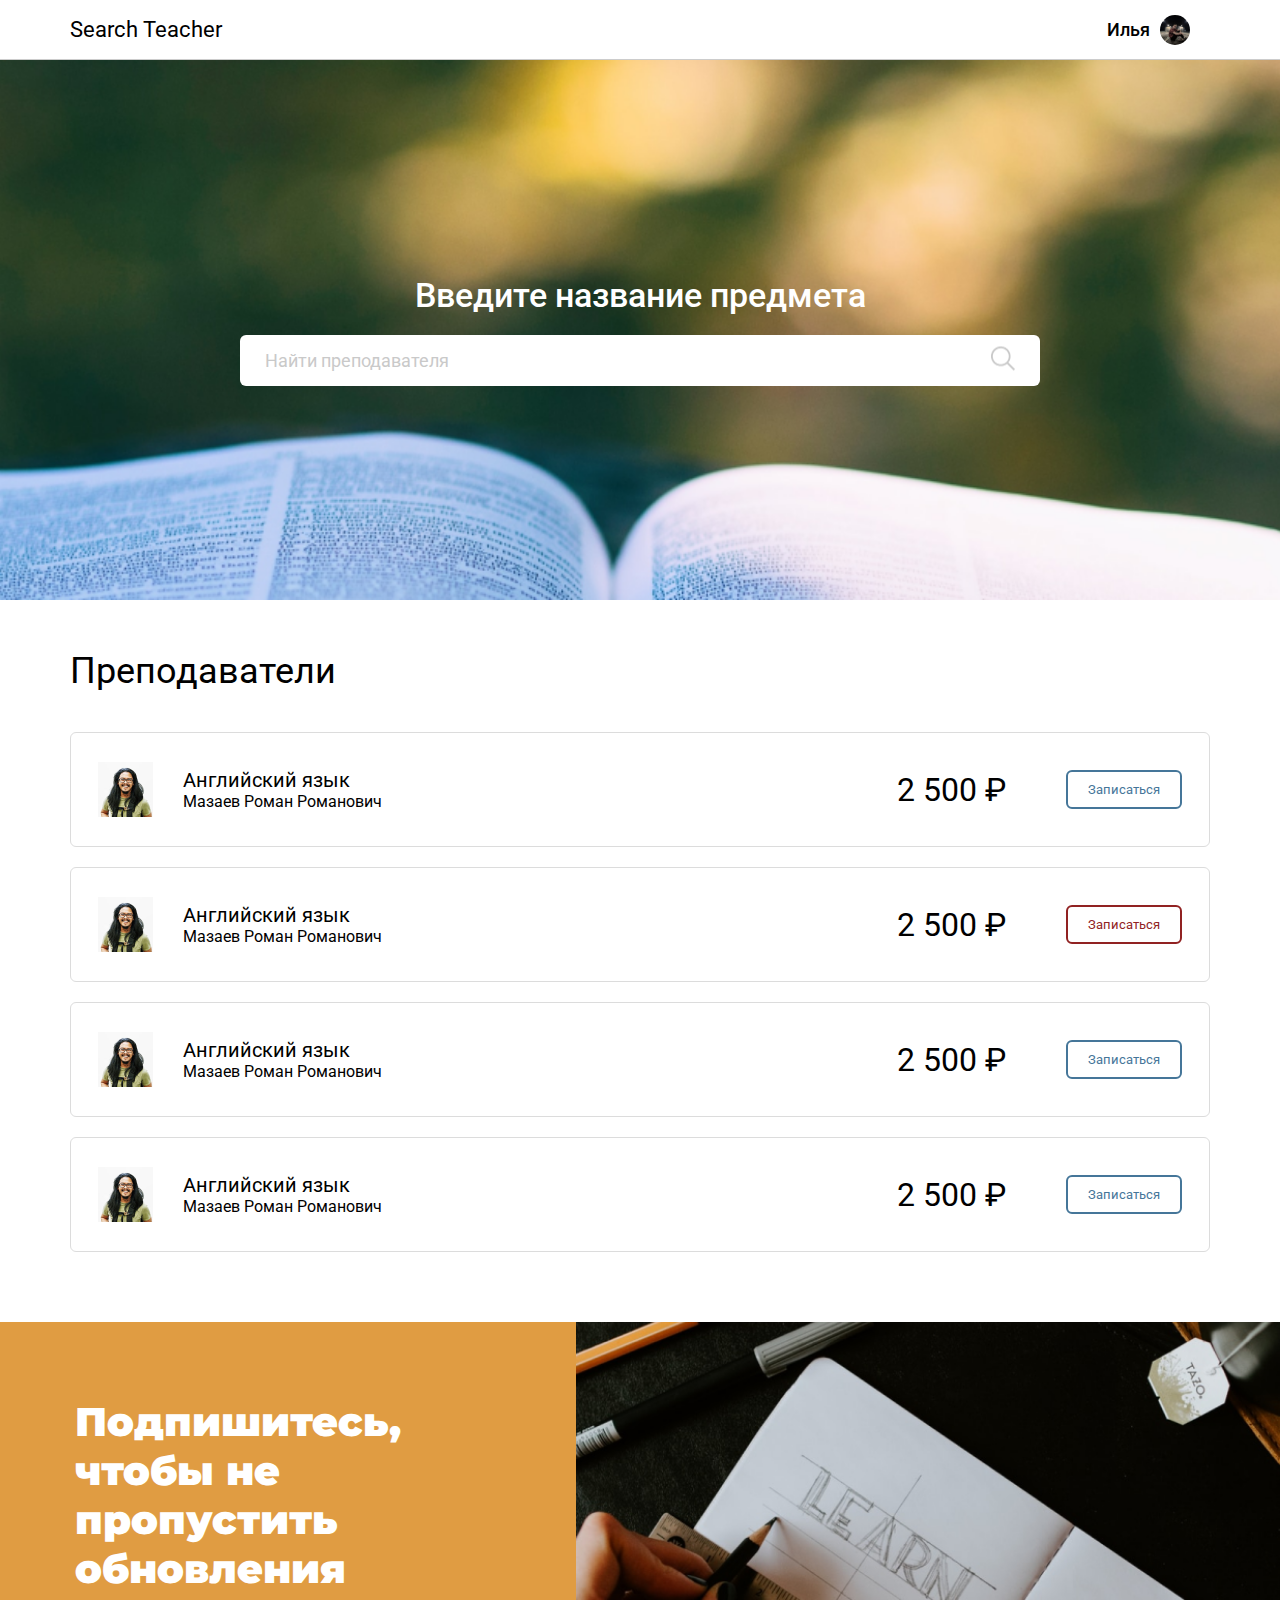
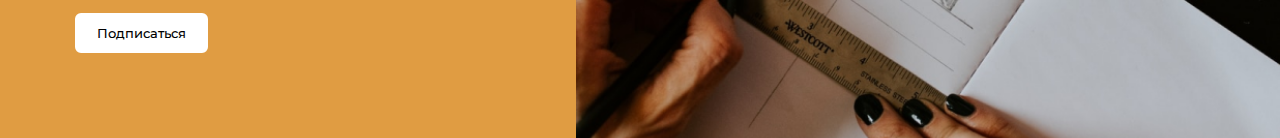
<file: index.html>
<!DOCTYPE html>
<html lang="en">
<head>
  <meta charset="UTF-8">
  <meta http-equiv="X-UA-Compatible" content="IE=edge">
  <meta name="viewport" content="width=device-width, initial-scale=1.0">
  <!-- Links -->
  <link rel="stylesheet" href="styles/css/style.min.css">
  <!-- Scripts -->
  <script src="scripts/main.js" defer></script>
  <script src="scripts/modal.js" defer></script>
  <!-- Fonts -->
  <link rel="preconnect" href="https://fonts.gstatic.com">
  <link href="https://fonts.googleapis.com/css2?family=Roboto:wght@400;500;700;900&display=swap" rel="stylesheet">
  <link href="https://fonts.googleapis.com/css2?family=Montserrat:wght@500;900&display=swap" rel="stylesheet">
  <!-- Title -->
  <title>Learning System</title>
</head>
<body>
  <!-- Header -->
  <header class="header">
    <div class="header__container">
      <a href="index.html" class="header__logo">Search Teacher</a>
      <!-- <div class="header__auth">
        <a href="signin.html">Вход</a> / <a href="signup-selection.html">Регистрация</a>
      </div> -->
      <div class="header__profile">
        <span class="header__profile-name">Илья</span>
        <div class="header__profile-image">
          <img src="img/profile-img.jpg" alt="img">
        </div>
        <div class="profile-menu">
          <a class="profile-menu__to-profile profile-menu__link" href="teacher.html">
            <div class="profile-menu__image">
              <img src="img/profile-img.jpg" alt="img">
            </div>
            <div class="profile-menu__info">
              <span class="profile-menu__name">Илья Канатников</span>
              <span class="profile-menu__description">Личный кабинет</span>
            </div>
          </a>
          <a class="profile-menu__logout profile-menu__link" href="#">Выйти</a>
        </div>
      </div>
    </div>  
  </header>
  <!-- Search Teacher -->
  <section class="search-teacher">
    <h2>Введите название предмета</h2>
    <form action="" class="search-teacher__input-form">
      <input
        type="text"
        class="search-teacher__input"
        name="search"
        id="search-teacher"
        placeholder="Найти преподавателя"  
      >
      <button class="search-teacher__button">
        <img src="img/search.png" alt="search">
      </button>
    </form>
  </section>
  <!-- Teachers -->
  <section class="teachers">
    <div class="_container teachers__container">
      <h1>Преподаватели</h1>
      <div class="teacher teachers__item">
        <div class="teacher__wrapper">
          <div class="teacher__image">
            <img src="img/teacher-img.png" alt="teacher">
          </div>
          <div class="teacher__details">
            <div class="teacher__lesson">Английский язык</div>
            <div class="teacher__name">Мазаев Роман Романович</div>
          </div>
        </div>
        <div class="teacher__contact">
          <span class="teacher__price">2500</span>
          <button class="btn teacher__btn">Записаться</button>
        </div>
      </div>

      <div class="teacher teachers__item">
        <div class="teacher__wrapper">
          <div class="teacher__image">
            <img src="img/teacher-img.png" alt="teacher">
          </div>
          <div class="teacher__details">
            <div class="teacher__lesson">Английский язык</div>
            <div class="teacher__name">Мазаев Роман Романович</div>
          </div>
        </div>
        <div class="teacher__contact">
          <span class="teacher__price">2500</span>
          <button class="btn disabled teacher__btn">Записаться</button>
        </div>
      </div>

      <div class="teacher teachers__item">
        <div class="teacher__wrapper">
          <div class="teacher__image">
            <img src="img/teacher-img.png" alt="teacher">
          </div>
          <div class="teacher__details">
            <div class="teacher__lesson">Английский язык</div>
            <div class="teacher__name">Мазаев Роман Романович</div>
          </div>
        </div>
        <div class="teacher__contact">
          <span class="teacher__price">2500</span>
          <button class="btn teacher__btn">Записаться</button>
        </div>
      </div>

      <div class="teacher teachers__item">
        <div class="teacher__wrapper">
          <div class="teacher__image">
            <img src="img/teacher-img.png" alt="teacher">
          </div>
          <div class="teacher__details">
            <div class="teacher__lesson">Английский язык</div>
            <div class="teacher__name">Мазаев Роман Романович</div>
          </div>
        </div>
        <div class="teacher__contact">
          <span class="teacher__price">2500</span>
          <button class="btn teacher__btn">Записаться</button>
        </div>
      </div>
    </div>
  </section>

  <!-- Subscribe -->
  <section class="subscribe">
    <div class="subscribe__content">
      <p>Подпишитесь, чтобы не пропустить обновления</p>
      <button class="btn subscribe__btn">Подписаться</button>
    </div>
    <div class="subscribe__background"></div>
  </section>

  <!-- Modal -->
  <div class="modal">
    <form class="modal__form" action="">
      <div class="modal__form-item">
        <label for="name">Имя</label>
        <input
          class="modal__input input"
          type="text"
          id="name"
          required
        >
      </div>
      <div class="modal__form-item">
        <label for="email">Email</label>
        <input
          class="modal__input input"
          type="email"
          id="email"
          required
        >
      </div>
      <button class="modal__btn btn">Подписаться</button>
    </form>
    <div class="modal__close">
      &#10006;
    </div>
  </div>
  <div class="overlay"></div>

  <script>
    const prices = document.querySelectorAll('.teacher__price');
    prices.forEach(item => {
      const output = new Intl.NumberFormat('ru-RU', {
        style: 'currency',
        currency: 'RUB'
      }).format(item.textContent)
      item.textContent = output.replace(/,../, '');
    })
  </script>
</body>
</html>
</file>
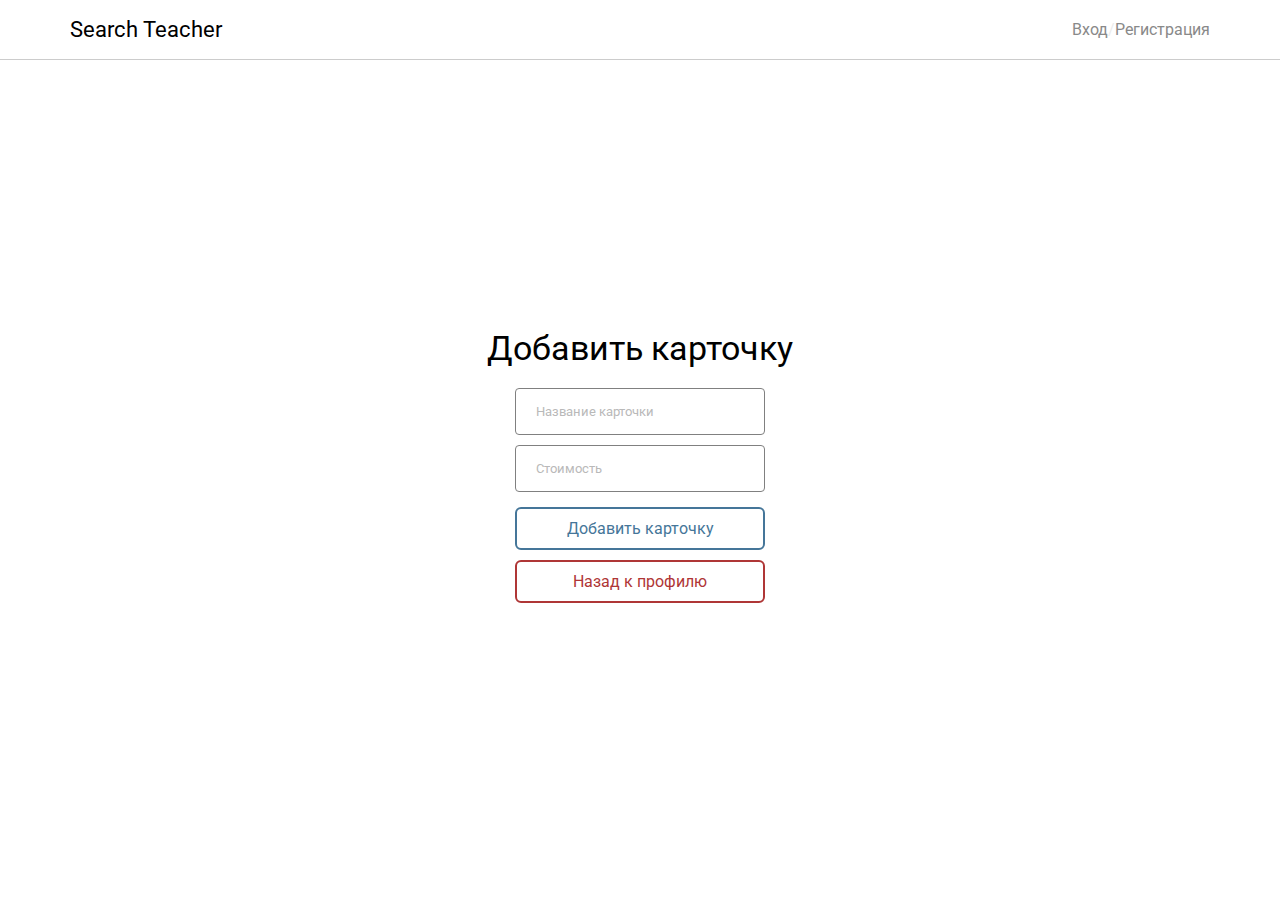
<file: add-card.html>
<!DOCTYPE html>
<html lang="en">
<head>
  <meta charset="UTF-8">
  <meta http-equiv="X-UA-Compatible" content="IE=edge">
  <meta name="viewport" content="width=device-width, initial-scale=1.0">
  <!-- Links -->
  <link rel="stylesheet" href="styles/css/signin.min.css">
  <!-- Scripts -->
  <script src="scripts/main.js" defer></script>
  <!-- Fonts -->
  <link rel="preconnect" href="https://fonts.gstatic.com">
  <link href="https://fonts.googleapis.com/css2?family=Roboto:wght@400;500;700;900&display=swap" rel="stylesheet">
  <!-- Title -->
  <title>Добавить карточку</title>
</head>
<body>
  <header class="header">
    <div class="header__container">
      <a href="index.html" class="header__logo">Search Teacher</a>
      <div class="header__auth">
        <a href="signin.html">Вход</a> / <a href="signup-selection.html">Регистрация</a>
      </div>
    </div>  
  </header>
  <section class="signin">
    <h1>Добавить карточку</h1>
    <form action="" class="signin__form">
      <input
        class="input"
        type="text"
        placeholder="Название карточки"
        name="name"
      >
      <input
        class="input"
        type="number"
        placeholder="Стоимость"
        name="price"
      >
      <a class="btn" href="#" type="submit">Добавить карточку</a>
      <a class="btn btn-cancel" href="teacher.html" type="submit">Назад к профилю</a>
    </form>
  </section>
</body>
</html>
</file>
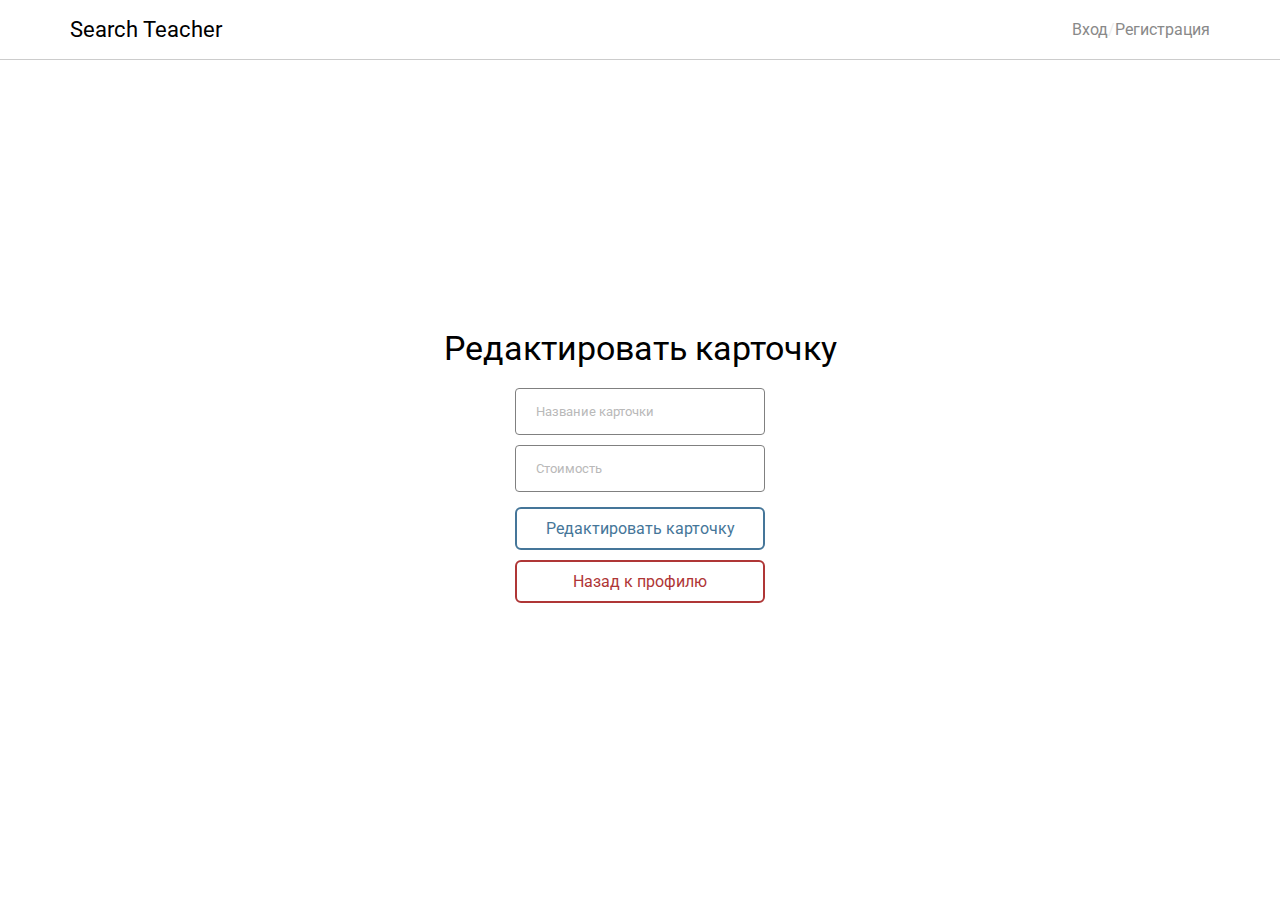
<file: edit-card.html>
<!DOCTYPE html>
<html lang="en">
<head>
  <meta charset="UTF-8">
  <meta http-equiv="X-UA-Compatible" content="IE=edge">
  <meta name="viewport" content="width=device-width, initial-scale=1.0">
  <!-- Links -->
  <link rel="stylesheet" href="styles/css/signin.min.css">
  <!-- Scripts -->
  <script src="scripts/main.js" defer></script>
  <!-- Fonts -->
  <link rel="preconnect" href="https://fonts.gstatic.com">
  <link href="https://fonts.googleapis.com/css2?family=Roboto:wght@400;500;700;900&display=swap" rel="stylesheet">
  <!-- Title -->
  <title>Редактировать карточку</title>
</head>
<body>
  <header class="header">
    <div class="header__container">
      <a href="index.html" class="header__logo">Search Teacher</a>
      <div class="header__auth">
        <a href="signin.html">Вход</a> / <a href="signup-selection.html">Регистрация</a>
      </div>
    </div>  
  </header>
  <section class="signin">
    <h1>Редактировать карточку</h1>
    <form action="" class="signin__form">
      <input
        class="input"
        type="text"
        placeholder="Название карточки"
        name="name"
      >
      <input
        class="input"
        type="number"
        placeholder="Стоимость"
        name="price"
      >
      <a class="btn" href="#" type="submit">Редактировать карточку</a>
      <a class="btn btn-cancel" href="teacher.html" type="submit">Назад к профилю</a>
    </form>
  </section>
</body>
</html>
</file>
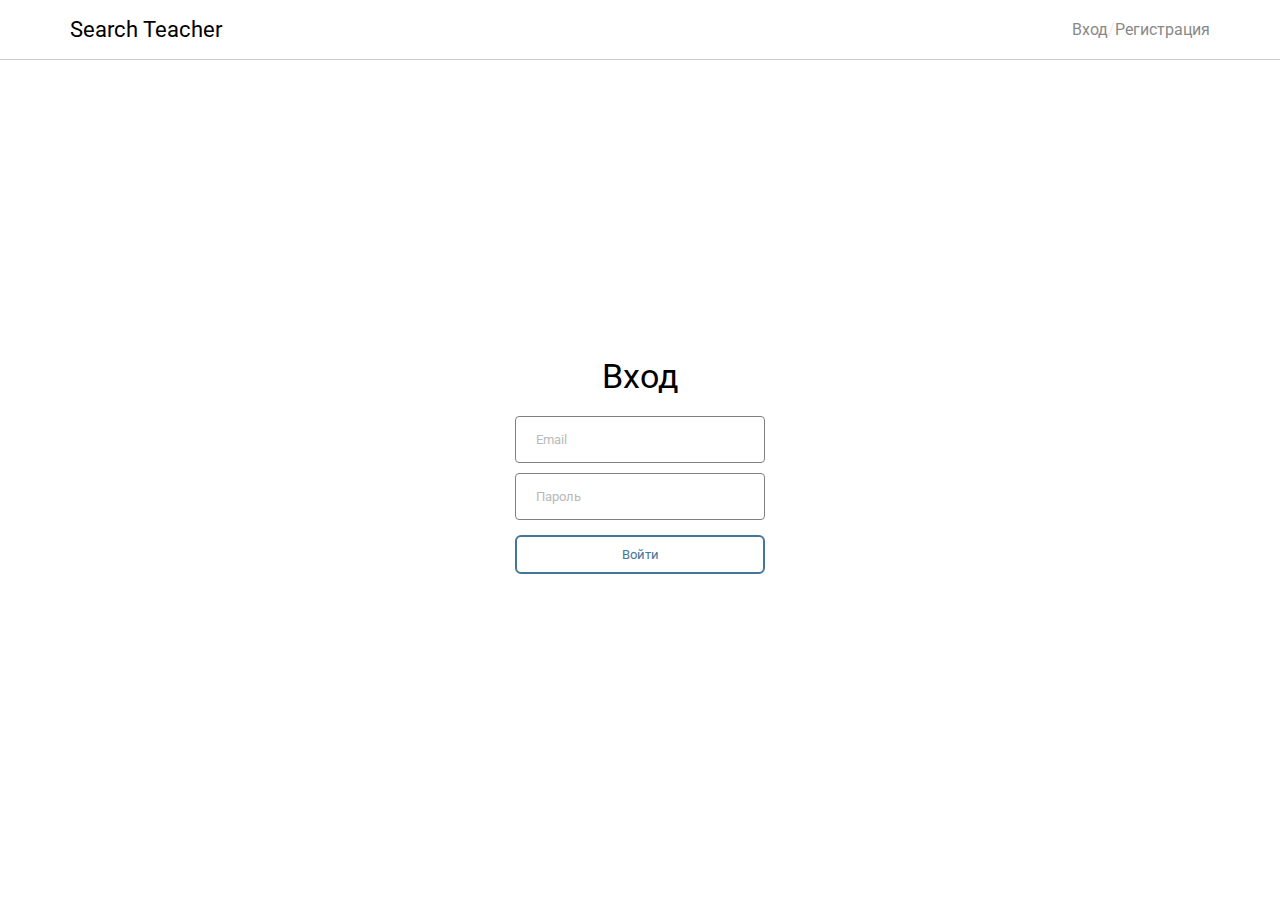
<file: signin.html>
<!DOCTYPE html>
<html lang="en">
<head>
  <meta charset="UTF-8">
  <meta http-equiv="X-UA-Compatible" content="IE=edge">
  <meta name="viewport" content="width=device-width, initial-scale=1.0">
  <!-- Links -->
  <link rel="stylesheet" href="styles/css/signin.min.css">
  <!-- Scripts -->
  <script src="scripts/main.js" defer></script>
  <!-- Fonts -->
  <link rel="preconnect" href="https://fonts.gstatic.com">
  <link href="https://fonts.googleapis.com/css2?family=Roboto:wght@400;500;700;900&display=swap" rel="stylesheet">
  <!-- Title -->
  <title>Вход</title>
</head>
<body>
  <header class="header">
    <div class="header__container">
      <a href="index.html" class="header__logo">Search Teacher</a>
      <div class="header__auth">
        <a href="signin.html">Вход</a> / <a href="signup-selection.html">Регистрация</a>
      </div>
    </div>  
  </header>
  <section class="signin">
    <h1>Вход</h1>
    <form action="" class="signin__form">
      <input
        class="input"
        type="email"
        placeholder="Email"
        name="email"
      >
      <input
        class="input"
        type="password"
        placeholder="Пароль"
        name="password"
      >
      <button class="btn" type="submit">Войти</button>
    </form>
  </section>
</body>
</html>
</file>
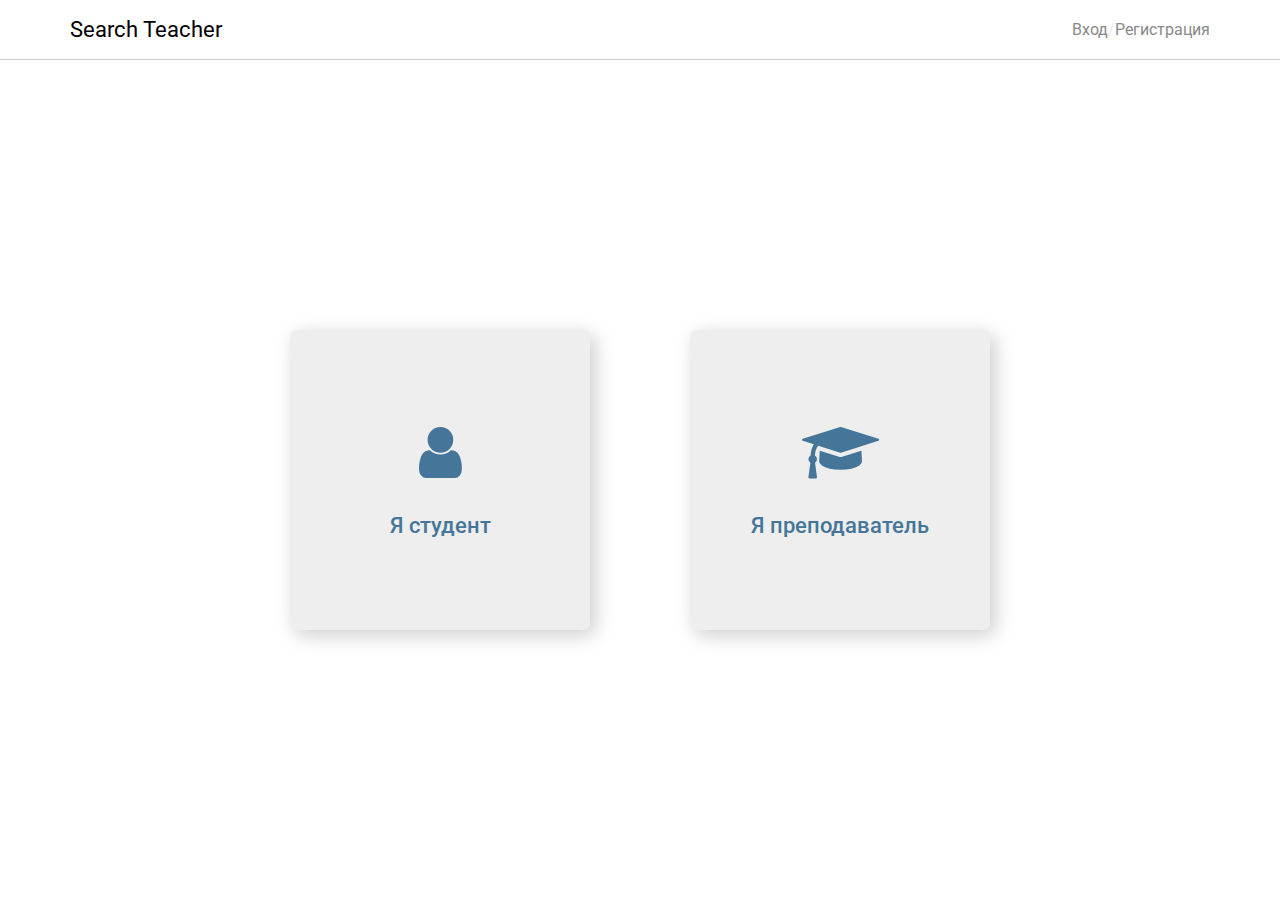
<file: signup-selection.html>
<!DOCTYPE html>
<html lang="en">
<head>
  <meta charset="UTF-8">
  <meta http-equiv="X-UA-Compatible" content="IE=edge">
  <meta name="viewport" content="width=device-width, initial-scale=1.0">
  <!-- Links -->
  <link rel="stylesheet" href="styles/css/signup-selection.min.css">
  <link rel="stylesheet" href="https://stackpath.bootstrapcdn.com/font-awesome/4.7.0/css/font-awesome.min.css">
  <!-- Scripts -->
  <script src="scripts/main.js" defer></script>
  <!-- Fonts -->
  <link rel="preconnect" href="https://fonts.gstatic.com">
  <link href="https://fonts.googleapis.com/css2?family=Roboto:wght@400;500;700;900&display=swap" rel="stylesheet">
  <!-- Title -->
  <title>Регистрация</title>
</head>
<body>
  <header class="header">
    <div class="header__container">
      <a href="index.html" class="header__logo">Search Teacher</a>
      <div class="header__auth">
        <a href="signin.html">Вход</a> / <a href="signup-selection.html">Регистрация</a>
      </div>
    </div>  
  </header>
  <section class="signup-selection">
    <a href="signup-student.html" class="signup-selection__link">
      <i class="signup-selection__icon fa fa-user" aria-hidden="true"></i>
      <span class="signup-selection__label">Я студент</span>
    </a>
    <a href="signup-teacher.html" class="signup-selection__link">
      <i class="signup-selection__icon fa fa-graduation-cap" aria-hidden="true"></i>
      <span class="signup-selection__label">Я преподаватель</span>
    </a>
  </section>
</body>
</html>
</file>
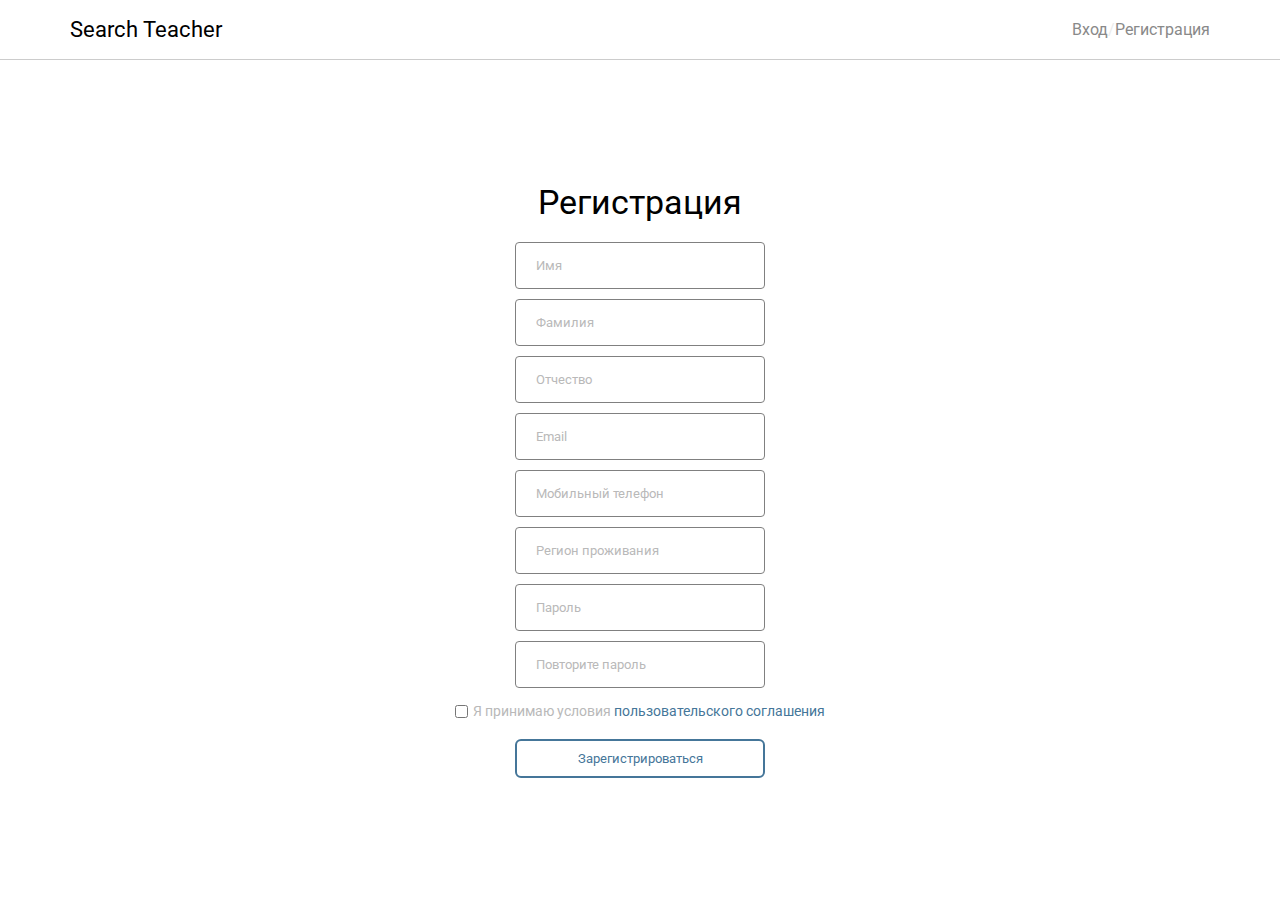
<file: signup.html>
<!DOCTYPE html>
<html lang="en">
<head>
  <meta charset="UTF-8">
  <meta http-equiv="X-UA-Compatible" content="IE=edge">
  <meta name="viewport" content="width=device-width, initial-scale=1.0">
  <!-- Links -->
  <link rel="stylesheet" href="styles/css/signup.min.css">
  <!-- Scripts -->
  <script src="scripts/main.js" defer></script>
  <!-- Fonts -->
  <link rel="preconnect" href="https://fonts.gstatic.com">
  <link href="https://fonts.googleapis.com/css2?family=Roboto:wght@400;500;700;900&display=swap" rel="stylesheet">
  <!-- Title -->
  <title>Регистрация</title>
</head>
<body>
  <header class="header">
    <div class="header__container">
      <a href="index.html" class="header__logo">Search Teacher</a>
      <div class="header__auth">
        <a href="signin.html">Вход</a> / <a href="signup-selection.html">Регистрация</a>
      </div>
    </div>  
  </header>
  <section class="signup">
    <h1>Регистрация</h1>
    <form action="" class="signup__form">
      <input
        class="input"
        type="text"
        placeholder="Имя"
        name="name"
      >
      <input
        class="input"
        type="text"
        placeholder="Фамилия"
        name="surname"
      >
      <input
        class="input"
        type="text"
        placeholder="Отчество"
        name="patronymic"
      >
      <input
        class="input"
        type="email"
        placeholder="Email"
        name="email"
      >
      <input
        class="input"
        type="text"
        placeholder="Мобильный телефон"
        name="phone"
      >
      <input
        class="input"
        type="text"
        placeholder="Регион проживания"
        name="region"
      >
      <input
        class="input"
        type="password"
        placeholder="Пароль"
        name="password"
      >
      <input
        class="input"
        type="password"
        placeholder="Повторите пароль"
        name="repeat"
      >

      <div class="check">
        <input type="checkbox" name="check" id="check">
        <label for="check">Я принимаю условия <a href="#">пользовательского соглашения</a></label>
      </div>

      <button class="btn" type="submit">Зарегистрироваться</button>
    </form>
  </section>
</body>
</html>
</file>
<file: styles/css/style.min.css>
*{-webkit-box-sizing:border-box;box-sizing:border-box;margin:0;padding:0;-webkit-tap-highlight-color:rgba(0,0,0,0)}body,button,input{font-family:'Roboto', sans-serif}._container{max-width:1140px;width:100%;margin:0 auto}.btn{min-width:250px;padding:10px 20px;border:2px solid #457699;border-radius:6px;color:#457699;background:none;outline:none;cursor:pointer;-webkit-transition:.2s ease-in-out;transition:.2s ease-in-out;margin-top:10px}.btn:hover{background-color:#457699;color:#fff}.input{width:250px;padding:15px 20px;margin:5px 0;border:1px solid #808080;border-radius:4px;-webkit-transition:all .2s ease-in-out;transition:all .2s ease-in-out}.input:disabled{background-color:#eee}.input::-webkit-input-placeholder{color:#B9B9B9}.input:-ms-input-placeholder{color:#B9B9B9}.input::-ms-input-placeholder{color:#B9B9B9}.input::placeholder{color:#B9B9B9}.input:focus{border:1px solid #436187;outline:0;-webkit-box-shadow:0 0 5px rgba(0,0,0,0.25);box-shadow:0 0 5px rgba(0,0,0,0.25)}.btn{min-width:auto;margin-bottom:10px}.btn.disabled{cursor:not-allowed;border:2px solid #912222;color:#912222}.btn.disabled:hover{border:2px solid #912222;color:#912222;background-color:#fff}.modal{display:none;padding:70px 130px;background-color:#fff;position:fixed;left:50%;top:50%;border-radius:6px;-webkit-transform:translate(-50%, -50%);transform:translate(-50%, -50%);z-index:2}.modal__form{display:-webkit-box;display:-ms-flexbox;display:flex;-webkit-box-orient:vertical;-webkit-box-direction:normal;-ms-flex-direction:column;flex-direction:column;-webkit-box-pack:center;-ms-flex-pack:center;justify-content:center;-webkit-box-align:center;-ms-flex-align:center;align-items:center}.modal__form-item{margin-bottom:10px;display:-webkit-box;display:-ms-flexbox;display:flex;-webkit-box-orient:vertical;-webkit-box-direction:normal;-ms-flex-direction:column;flex-direction:column}.modal__btn{width:250px;margin-top:5px;background-color:#E09C42;border-color:#E09C42;color:#fff}.modal__btn:hover{background-color:#cf831e;border-color:#cf831e}.modal__input:focus{border:1px solid #E09C42}.modal__close{position:absolute;right:15px;top:10px;font-size:22px;padding:5px;cursor:pointer}.overlay{display:none;position:fixed;width:100%;height:100%;left:0;top:0;background-color:rgba(0,0,0,0.6);z-index:1}.header{height:60px;border-bottom:1px solid #ccc}.header__container{width:100%;max-width:1920px;height:100%;padding:0 70px;margin:0 auto;display:-webkit-box;display:-ms-flexbox;display:flex;-webkit-box-pack:justify;-ms-flex-pack:justify;justify-content:space-between;-webkit-box-align:center;-ms-flex-align:center;align-items:center}.header__logo{font-size:22px;text-decoration:none;color:#000}.header__auth{color:#ebebeb;height:100%;display:-webkit-box;display:-ms-flexbox;display:flex;-webkit-box-align:center;-ms-flex-align:center;align-items:center}.header__auth a{text-decoration:none;color:#898989;-webkit-transition:.15s ease-in-out;transition:.15s ease-in-out}.header__auth a:hover{color:#0c76c2}.header__profile{position:relative;display:-webkit-box;display:-ms-flexbox;display:flex;-webkit-box-align:center;-ms-flex-align:center;align-items:center;height:100%;padding:0 20px;cursor:pointer}.header__profile:hover,.header__profile.active{background-color:#eee}.header__profile.active .profile-menu{opacity:1;visibility:visible}.header__profile-name{font-size:18px;font-weight:500;margin-right:10px}.header__profile-image{width:30px;height:30px;border-radius:50%}.header__profile-image img{width:100%;height:100%;-o-object-fit:cover;object-fit:cover;border-radius:50%}.header__auth-icon{display:none;-webkit-box-pack:center;-ms-flex-pack:center;justify-content:center;-webkit-box-align:center;-ms-flex-align:center;align-items:center;width:40px;padding:0 30px;height:100%;cursor:pointer}.header__auth-icon:hover,.header__auth-icon:active{background-color:#eee}.header__auth-icon i.fa{font-size:24px;color:#444}.profile-menu{position:absolute;width:-webkit-max-content;width:-moz-max-content;width:max-content;right:0;top:60px;padding:10px 0;background-color:#fafafa;-webkit-box-shadow:1px 1px 10px rgba(0,0,0,0.15);box-shadow:1px 1px 10px rgba(0,0,0,0.15);cursor:default;opacity:0;visibility:hidden;-webkit-transition:all .2s ease-in-out;transition:all .2s ease-in-out;z-index:2}.profile-menu__link{padding:10px 20px;text-decoration:none}.profile-menu__to-profile{position:relative;display:-webkit-box;display:-ms-flexbox;display:flex;-webkit-box-align:center;-ms-flex-align:center;align-items:center}.profile-menu__to-profile:hover{background-color:#ddd}.profile-menu__to-profile::after{content:'';position:absolute;display:block;width:calc(100% - 60px);height:1px;background-color:#bbb;bottom:-5px;left:30px}.profile-menu__image{width:35px;height:35px;border-radius:50%;margin-right:10px}.profile-menu__image img{width:100%;height:100%;-o-object-fit:cover;object-fit:cover;border-radius:50%}.profile-menu__info{display:-webkit-box;display:-ms-flexbox;display:flex;-webkit-box-orient:vertical;-webkit-box-direction:normal;-ms-flex-direction:column;flex-direction:column;-webkit-box-pack:center;-ms-flex-pack:center;justify-content:center}.profile-menu__name{font-weight:500;font-size:16px;color:#000}.profile-menu__description{font-size:15px;color:#aaa}.profile-menu__logout{display:block;font-weight:500;font-size:18px;margin-top:10px;color:#850101}.profile-menu__logout:hover{background-color:#ddd}@media screen and (max-width: 992px){.header__container{padding:0 10px 0 30px}}@media screen and (max-width: 576px){.header__container{padding:0 0 0 15px}.header__auth-icon{display:-webkit-box;display:-ms-flexbox;display:flex}.header__auth{position:relative}.header__auth:hover,.header__auth.active{background-color:#eee}.header__auth.active .header__links{opacity:1;visibility:visible}.header__links{position:absolute;display:-webkit-box;display:-ms-flexbox;display:flex;-webkit-box-orient:vertical;-webkit-box-direction:normal;-ms-flex-direction:column;flex-direction:column;padding:10px 0;background-color:#fafafa;-webkit-box-shadow:1px 1px 10px rgba(0,0,0,0.15);box-shadow:1px 1px 10px rgba(0,0,0,0.15);right:0;top:60px;z-index:2;opacity:0;visibility:hidden}.header__links a{width:100%;display:block;width:100%;padding:10px 40px;margin:5px 0}.header__links a:hover,.header__links a:active{color:#fff;background-color:#67a4cf}.header__links span{display:none}}.search-teacher{width:100%;min-height:60vh;display:-webkit-box;display:-ms-flexbox;display:flex;-webkit-box-orient:vertical;-webkit-box-direction:normal;-ms-flex-direction:column;flex-direction:column;-webkit-box-pack:center;-ms-flex-pack:center;justify-content:center;-webkit-box-align:center;-ms-flex-align:center;align-items:center;background:url("../../img/search-section-bg.png") center center/cover no-repeat}.search-teacher h2{color:#fff;font-weight:500;font-size:34px;margin-bottom:20px}.search-teacher__input-form{position:relative}.search-teacher__input-form input{width:800px;padding:15px 25px;border:none;outline:none;border-radius:6px;font-size:18px}.search-teacher__input-form input::-webkit-input-placeholder{color:#c9c9c9}.search-teacher__input-form input:-ms-input-placeholder{color:#c9c9c9}.search-teacher__input-form input::-ms-input-placeholder{color:#c9c9c9}.search-teacher__input-form input::placeholder{color:#c9c9c9}.search-teacher__input-form .search-teacher__button{position:absolute;right:20px;top:50%;-webkit-transform:translateY(-50%);transform:translateY(-50%);border:none;background:none;outline:none;cursor:pointer;padding:5px}.teachers__container{padding:50px 0}.teachers h1{font-weight:400;font-size:36px;margin-bottom:40px}.teachers__item{margin:20px 0}.teacher{width:100%;padding:27px;border:1px solid #dcdcdc;border-radius:6px;display:-webkit-box;display:-ms-flexbox;display:flex;-webkit-box-pack:justify;-ms-flex-pack:justify;justify-content:space-between;-webkit-box-align:center;-ms-flex-align:center;align-items:center}.teacher__wrapper{display:-webkit-box;display:-ms-flexbox;display:flex;-webkit-box-align:center;-ms-flex-align:center;align-items:center}.teacher__image{width:55px;height:55px}.teacher__image img{width:100%;height:100%;-o-object-fit:cover;object-fit:cover}.teacher__details{margin-left:30px}.teacher__contact{display:-webkit-box;display:-ms-flexbox;display:flex;-webkit-box-align:center;-ms-flex-align:center;align-items:center}.teacher__lesson{font-size:20px}.teacher__name{font-size:16px}.teacher__price{margin-right:60px;font-size:32px}.subscribe{display:-webkit-box;display:-ms-flexbox;display:flex;background-color:#e09c42}.subscribe__content{width:45%;padding:75px}.subscribe__content p{font-family:'Montserrat', sans-serif;font-size:40px;font-weight:900;color:#fff}.subscribe__background{width:55%;background:url("../../img/subscribe-bg.png") center center/cover no-repeat}.subscribe__background img{width:100%;height:100%;-o-object-fit:cover;object-fit:cover}.subscribe__btn{background:#fff;color:#000;border-color:#fff;font-family:'Montserrat', sans-serif;font-weight:500;margin-top:20px}.subscribe__btn:hover{background-color:#fff;color:#000;border-color:#fff}@media screen and (max-width: 1200px){._container{max-width:960px}}@media screen and (max-width: 992px){._container{max-width:720px}}@media screen and (max-width: 768px){._container{max-width:540px}}@media screen and (max-width: 576px){._container{max-width:100%;padding-left:15px;padding-right:15px}.btn{padding:7px 15px;border-width:1px}.modal{padding:20px 30px}.modal__input{width:220px;padding:10px 15px}.modal__btn{width:220px;padding:10px 15px}.modal__close{font-size:18px;right:10px;top:5px}}@media screen and (max-width: 992px){.search-teacher h2{font-size:26px}.search-teacher__input-form input{width:650px}.teacher__price{margin-right:30px;font-size:24px}.subscribe__content{padding:30px}.subscribe__content p{font-size:26px}}@media screen and (max-width: 768px){.search-teacher__input-form input{width:500px}.teacher{-webkit-box-orient:vertical;-webkit-box-direction:normal;-ms-flex-direction:column;flex-direction:column;-webkit-box-pack:start;-ms-flex-pack:start;justify-content:flex-start;-webkit-box-align:start;-ms-flex-align:start;align-items:flex-start}.teacher__wrapper{margin-bottom:20px}.teacher__contact{width:100%;-webkit-box-pack:start;-ms-flex-pack:start;justify-content:flex-start}.teacher__btn{-webkit-box-ordinal-group:2;-ms-flex-order:1;order:1}.teacher__price{-webkit-box-ordinal-group:3;-ms-flex-order:2;order:2;margin-right:0;margin-left:20px}.subscribe__content{width:100%;padding:40px}.subscribe__background{display:none}}@media screen and (max-width: 576px){.search-teacher h2{font-size:20px}.search-teacher__input-form input{width:90vw}.teachers h1{font-size:26px}.teacher__image{display:none}.teacher__details{margin-left:0}.teacher__price{font-size:20px}.subscribe__content p{font-size:22px}}
</file>
<file: styles/css/signin.min.css>
*{-webkit-box-sizing:border-box;box-sizing:border-box;margin:0;padding:0;-webkit-tap-highlight-color:rgba(0,0,0,0)}body,button,input{font-family:'Roboto', sans-serif}._container{max-width:1140px;width:100%;margin:0 auto}.btn{min-width:250px;padding:10px 20px;border:2px solid #457699;border-radius:6px;color:#457699;background:none;outline:none;cursor:pointer;-webkit-transition:.2s ease-in-out;transition:.2s ease-in-out;margin-top:10px}.btn:hover{background-color:#457699;color:#fff}.input{width:250px;padding:15px 20px;margin:5px 0;border:1px solid #808080;border-radius:4px;-webkit-transition:all .2s ease-in-out;transition:all .2s ease-in-out}.input:disabled{background-color:#eee}.input::-webkit-input-placeholder{color:#B9B9B9}.input:-ms-input-placeholder{color:#B9B9B9}.input::-ms-input-placeholder{color:#B9B9B9}.input::placeholder{color:#B9B9B9}.input:focus{border:1px solid #436187;outline:0;-webkit-box-shadow:0 0 5px rgba(0,0,0,0.25);box-shadow:0 0 5px rgba(0,0,0,0.25)}.header{height:60px;border-bottom:1px solid #ccc}.header__container{width:100%;max-width:1920px;height:100%;padding:0 70px;margin:0 auto;display:-webkit-box;display:-ms-flexbox;display:flex;-webkit-box-pack:justify;-ms-flex-pack:justify;justify-content:space-between;-webkit-box-align:center;-ms-flex-align:center;align-items:center}.header__logo{font-size:22px;text-decoration:none;color:#000}.header__auth{color:#ebebeb;height:100%;display:-webkit-box;display:-ms-flexbox;display:flex;-webkit-box-align:center;-ms-flex-align:center;align-items:center}.header__auth a{text-decoration:none;color:#898989;-webkit-transition:.15s ease-in-out;transition:.15s ease-in-out}.header__auth a:hover{color:#0c76c2}.header__profile{position:relative;display:-webkit-box;display:-ms-flexbox;display:flex;-webkit-box-align:center;-ms-flex-align:center;align-items:center;height:100%;padding:0 20px;cursor:pointer}.header__profile:hover,.header__profile.active{background-color:#eee}.header__profile.active .profile-menu{opacity:1;visibility:visible}.header__profile-name{font-size:18px;font-weight:500;margin-right:10px}.header__profile-image{width:30px;height:30px;border-radius:50%}.header__profile-image img{width:100%;height:100%;-o-object-fit:cover;object-fit:cover;border-radius:50%}.header__auth-icon{display:none;-webkit-box-pack:center;-ms-flex-pack:center;justify-content:center;-webkit-box-align:center;-ms-flex-align:center;align-items:center;width:40px;padding:0 30px;height:100%;cursor:pointer}.header__auth-icon:hover,.header__auth-icon:active{background-color:#eee}.header__auth-icon i.fa{font-size:24px;color:#444}.profile-menu{position:absolute;width:-webkit-max-content;width:-moz-max-content;width:max-content;right:0;top:60px;padding:10px 0;background-color:#fafafa;-webkit-box-shadow:1px 1px 10px rgba(0,0,0,0.15);box-shadow:1px 1px 10px rgba(0,0,0,0.15);cursor:default;opacity:0;visibility:hidden;-webkit-transition:all .2s ease-in-out;transition:all .2s ease-in-out;z-index:2}.profile-menu__link{padding:10px 20px;text-decoration:none}.profile-menu__to-profile{position:relative;display:-webkit-box;display:-ms-flexbox;display:flex;-webkit-box-align:center;-ms-flex-align:center;align-items:center}.profile-menu__to-profile:hover{background-color:#ddd}.profile-menu__to-profile::after{content:'';position:absolute;display:block;width:calc(100% - 60px);height:1px;background-color:#bbb;bottom:-5px;left:30px}.profile-menu__image{width:35px;height:35px;border-radius:50%;margin-right:10px}.profile-menu__image img{width:100%;height:100%;-o-object-fit:cover;object-fit:cover;border-radius:50%}.profile-menu__info{display:-webkit-box;display:-ms-flexbox;display:flex;-webkit-box-orient:vertical;-webkit-box-direction:normal;-ms-flex-direction:column;flex-direction:column;-webkit-box-pack:center;-ms-flex-pack:center;justify-content:center}.profile-menu__name{font-weight:500;font-size:16px;color:#000}.profile-menu__description{font-size:15px;color:#aaa}.profile-menu__logout{display:block;font-weight:500;font-size:18px;margin-top:10px;color:#850101}.profile-menu__logout:hover{background-color:#ddd}@media screen and (max-width: 992px){.header__container{padding:0 10px 0 30px}}@media screen and (max-width: 576px){.header__container{padding:0 0 0 15px}.header__auth-icon{display:-webkit-box;display:-ms-flexbox;display:flex}.header__auth{position:relative}.header__auth:hover,.header__auth.active{background-color:#eee}.header__auth.active .header__links{opacity:1;visibility:visible}.header__links{position:absolute;display:-webkit-box;display:-ms-flexbox;display:flex;-webkit-box-orient:vertical;-webkit-box-direction:normal;-ms-flex-direction:column;flex-direction:column;padding:10px 0;background-color:#fafafa;-webkit-box-shadow:1px 1px 10px rgba(0,0,0,0.15);box-shadow:1px 1px 10px rgba(0,0,0,0.15);right:0;top:60px;z-index:2;opacity:0;visibility:hidden}.header__links a{width:100%;display:block;width:100%;padding:10px 40px;margin:5px 0}.header__links a:hover,.header__links a:active{color:#fff;background-color:#67a4cf}.header__links span{display:none}}.signin{min-height:calc(100vh - 60px);display:-webkit-box;display:-ms-flexbox;display:flex;-webkit-box-orient:vertical;-webkit-box-direction:normal;-ms-flex-direction:column;flex-direction:column;-webkit-box-pack:center;-ms-flex-pack:center;justify-content:center;-webkit-box-align:center;-ms-flex-align:center;align-items:center;padding:30px 0}.signin h1{font-size:34px;font-weight:400;margin-bottom:15px}.signin__form{display:-webkit-box;display:-ms-flexbox;display:flex;-webkit-box-pack:center;-ms-flex-pack:center;justify-content:center;-webkit-box-align:center;-ms-flex-align:center;align-items:center;-webkit-box-orient:vertical;-webkit-box-direction:normal;-ms-flex-direction:column;flex-direction:column;padding-bottom:30px}.signin a.btn{display:-webkit-box;display:-ms-flexbox;display:flex;-webkit-box-pack:center;-ms-flex-pack:center;justify-content:center;-webkit-box-align:center;-ms-flex-align:center;align-items:center;text-decoration:none}.signin a.btn-cancel{border-color:#af3636;color:#af3636}.signin a.btn-cancel:hover{background-color:#af3636;color:#fff}
</file>
<file: styles/css/signup-selection.min.css>
*{-webkit-box-sizing:border-box;box-sizing:border-box;margin:0;padding:0}body{font-family:'Roboto', sans-serif}.header{height:60px;border-bottom:1px solid #ccc}.header__container{width:100%;max-width:1920px;height:100%;padding:0 70px;margin:0 auto;display:-webkit-box;display:-ms-flexbox;display:flex;-webkit-box-pack:justify;-ms-flex-pack:justify;justify-content:space-between;-webkit-box-align:center;-ms-flex-align:center;align-items:center}.header__logo{font-size:22px;text-decoration:none;color:#000}.header__auth{color:#ebebeb;height:100%;display:-webkit-box;display:-ms-flexbox;display:flex;-webkit-box-align:center;-ms-flex-align:center;align-items:center}.header__auth a{text-decoration:none;color:#898989;-webkit-transition:.15s ease-in-out;transition:.15s ease-in-out}.header__auth a:hover{color:#0c76c2}.header__profile{position:relative;display:-webkit-box;display:-ms-flexbox;display:flex;-webkit-box-align:center;-ms-flex-align:center;align-items:center;height:100%;padding:0 20px;cursor:pointer}.header__profile:hover,.header__profile.active{background-color:#eee}.header__profile.active .profile-menu{opacity:1;visibility:visible}.header__profile-name{font-size:18px;font-weight:500;margin-right:10px}.header__profile-image{width:30px;height:30px;border-radius:50%}.header__profile-image img{width:100%;height:100%;-o-object-fit:cover;object-fit:cover;border-radius:50%}.header__auth-icon{display:none;-webkit-box-pack:center;-ms-flex-pack:center;justify-content:center;-webkit-box-align:center;-ms-flex-align:center;align-items:center;width:40px;padding:0 30px;height:100%;cursor:pointer}.header__auth-icon:hover,.header__auth-icon:active{background-color:#eee}.header__auth-icon i.fa{font-size:24px;color:#444}.profile-menu{position:absolute;width:-webkit-max-content;width:-moz-max-content;width:max-content;right:0;top:60px;padding:10px 0;background-color:#fafafa;-webkit-box-shadow:1px 1px 10px rgba(0,0,0,0.15);box-shadow:1px 1px 10px rgba(0,0,0,0.15);cursor:default;opacity:0;visibility:hidden;-webkit-transition:all .2s ease-in-out;transition:all .2s ease-in-out;z-index:2}.profile-menu__link{padding:10px 20px;text-decoration:none}.profile-menu__to-profile{position:relative;display:-webkit-box;display:-ms-flexbox;display:flex;-webkit-box-align:center;-ms-flex-align:center;align-items:center}.profile-menu__to-profile:hover{background-color:#ddd}.profile-menu__to-profile::after{content:'';position:absolute;display:block;width:calc(100% - 60px);height:1px;background-color:#bbb;bottom:-5px;left:30px}.profile-menu__image{width:35px;height:35px;border-radius:50%;margin-right:10px}.profile-menu__image img{width:100%;height:100%;-o-object-fit:cover;object-fit:cover;border-radius:50%}.profile-menu__info{display:-webkit-box;display:-ms-flexbox;display:flex;-webkit-box-orient:vertical;-webkit-box-direction:normal;-ms-flex-direction:column;flex-direction:column;-webkit-box-pack:center;-ms-flex-pack:center;justify-content:center}.profile-menu__name{font-weight:500;font-size:16px;color:#000}.profile-menu__description{font-size:15px;color:#aaa}.profile-menu__logout{display:block;font-weight:500;font-size:18px;margin-top:10px;color:#850101}.profile-menu__logout:hover{background-color:#ddd}@media screen and (max-width: 992px){.header__container{padding:0 10px 0 30px}}@media screen and (max-width: 576px){.header__container{padding:0 0 0 15px}.header__auth-icon{display:-webkit-box;display:-ms-flexbox;display:flex}.header__auth{position:relative}.header__auth:hover,.header__auth.active{background-color:#eee}.header__auth.active .header__links{opacity:1;visibility:visible}.header__links{position:absolute;display:-webkit-box;display:-ms-flexbox;display:flex;-webkit-box-orient:vertical;-webkit-box-direction:normal;-ms-flex-direction:column;flex-direction:column;padding:10px 0;background-color:#fafafa;-webkit-box-shadow:1px 1px 10px rgba(0,0,0,0.15);box-shadow:1px 1px 10px rgba(0,0,0,0.15);right:0;top:60px;z-index:2;opacity:0;visibility:hidden}.header__links a{width:100%;display:block;width:100%;padding:10px 40px;margin:5px 0}.header__links a:hover,.header__links a:active{color:#fff;background-color:#67a4cf}.header__links span{display:none}}.signup-selection{min-height:calc(100vh - 60px);display:-webkit-box;display:-ms-flexbox;display:flex;-webkit-box-pack:center;-ms-flex-pack:center;justify-content:center;-webkit-box-align:center;-ms-flex-align:center;align-items:center}.signup-selection__link{text-decoration:none;width:300px;height:300px;background-color:#eee;border-radius:6px;-webkit-box-shadow:5px 5px 20px rgba(0,0,0,0.2);box-shadow:5px 5px 20px rgba(0,0,0,0.2);display:-webkit-box;display:-ms-flexbox;display:flex;-webkit-box-orient:vertical;-webkit-box-direction:normal;-ms-flex-direction:column;flex-direction:column;-webkit-box-pack:center;-ms-flex-pack:center;justify-content:center;-webkit-box-align:center;-ms-flex-align:center;align-items:center;margin:0 50px;-webkit-transition:all .2s ease-in-out;transition:all .2s ease-in-out}.signup-selection__link:hover{-webkit-transform:translateY(-10px);transform:translateY(-10px);background-color:#d6e3ee}.signup-selection__icon{color:#457699;font-size:60px !important}.signup-selection__label{color:#457699;font-weight:500;font-size:22px;margin-top:30px}@media screen and (max-width: 1200px){._container{max-width:960px}}@media screen and (max-width: 992px){._container{max-width:720px}}@media screen and (max-width: 768px){._container{max-width:540px}}@media screen and (max-width: 576px){._container{max-width:100%;padding-left:15px;padding-right:15px}.btn{padding:7px 15px;border-width:1px}.modal{padding:20px 30px}.modal__input{width:220px;padding:10px 15px}.modal__btn{width:220px;padding:10px 15px}.modal__close{font-size:18px;right:10px;top:5px}}@media screen and (max-width: 768px){.signup-selection{-webkit-box-orient:vertical;-webkit-box-direction:normal;-ms-flex-direction:column;flex-direction:column}.signup-selection__link{margin:20px 0}}@media screen and (max-width: 576px){.signup-selection{-webkit-box-orient:vertical;-webkit-box-direction:normal;-ms-flex-direction:column;flex-direction:column}.signup-selection__link{width:250px;height:200px}}
</file>
<file: styles/css/signup.min.css>
*{-webkit-box-sizing:border-box;box-sizing:border-box;margin:0;padding:0;-webkit-tap-highlight-color:rgba(0,0,0,0)}body,button,input{font-family:'Roboto', sans-serif}._container{max-width:1140px;width:100%;margin:0 auto}.btn{min-width:250px;padding:10px 20px;border:2px solid #457699;border-radius:6px;color:#457699;background:none;outline:none;cursor:pointer;-webkit-transition:.2s ease-in-out;transition:.2s ease-in-out;margin-top:10px}.btn:hover{background-color:#457699;color:#fff}.input{width:250px;padding:15px 20px;margin:5px 0;border:1px solid #808080;border-radius:4px;-webkit-transition:all .2s ease-in-out;transition:all .2s ease-in-out}.input:disabled{background-color:#eee}.input::-webkit-input-placeholder{color:#B9B9B9}.input:-ms-input-placeholder{color:#B9B9B9}.input::-ms-input-placeholder{color:#B9B9B9}.input::placeholder{color:#B9B9B9}.input:focus{border:1px solid #436187;outline:0;-webkit-box-shadow:0 0 5px rgba(0,0,0,0.25);box-shadow:0 0 5px rgba(0,0,0,0.25)}.header{height:60px;border-bottom:1px solid #ccc}.header__container{width:100%;max-width:1920px;height:100%;padding:0 70px;margin:0 auto;display:-webkit-box;display:-ms-flexbox;display:flex;-webkit-box-pack:justify;-ms-flex-pack:justify;justify-content:space-between;-webkit-box-align:center;-ms-flex-align:center;align-items:center}.header__logo{font-size:22px;text-decoration:none;color:#000}.header__auth{color:#ebebeb;height:100%;display:-webkit-box;display:-ms-flexbox;display:flex;-webkit-box-align:center;-ms-flex-align:center;align-items:center}.header__auth a{text-decoration:none;color:#898989;-webkit-transition:.15s ease-in-out;transition:.15s ease-in-out}.header__auth a:hover{color:#0c76c2}.header__profile{position:relative;display:-webkit-box;display:-ms-flexbox;display:flex;-webkit-box-align:center;-ms-flex-align:center;align-items:center;height:100%;padding:0 20px;cursor:pointer}.header__profile:hover,.header__profile.active{background-color:#eee}.header__profile.active .profile-menu{opacity:1;visibility:visible}.header__profile-name{font-size:18px;font-weight:500;margin-right:10px}.header__profile-image{width:30px;height:30px;border-radius:50%}.header__profile-image img{width:100%;height:100%;-o-object-fit:cover;object-fit:cover;border-radius:50%}.header__auth-icon{display:none;-webkit-box-pack:center;-ms-flex-pack:center;justify-content:center;-webkit-box-align:center;-ms-flex-align:center;align-items:center;width:40px;padding:0 30px;height:100%;cursor:pointer}.header__auth-icon:hover,.header__auth-icon:active{background-color:#eee}.header__auth-icon i.fa{font-size:24px;color:#444}.profile-menu{position:absolute;width:-webkit-max-content;width:-moz-max-content;width:max-content;right:0;top:60px;padding:10px 0;background-color:#fafafa;-webkit-box-shadow:1px 1px 10px rgba(0,0,0,0.15);box-shadow:1px 1px 10px rgba(0,0,0,0.15);cursor:default;opacity:0;visibility:hidden;-webkit-transition:all .2s ease-in-out;transition:all .2s ease-in-out;z-index:2}.profile-menu__link{padding:10px 20px;text-decoration:none}.profile-menu__to-profile{position:relative;display:-webkit-box;display:-ms-flexbox;display:flex;-webkit-box-align:center;-ms-flex-align:center;align-items:center}.profile-menu__to-profile:hover{background-color:#ddd}.profile-menu__to-profile::after{content:'';position:absolute;display:block;width:calc(100% - 60px);height:1px;background-color:#bbb;bottom:-5px;left:30px}.profile-menu__image{width:35px;height:35px;border-radius:50%;margin-right:10px}.profile-menu__image img{width:100%;height:100%;-o-object-fit:cover;object-fit:cover;border-radius:50%}.profile-menu__info{display:-webkit-box;display:-ms-flexbox;display:flex;-webkit-box-orient:vertical;-webkit-box-direction:normal;-ms-flex-direction:column;flex-direction:column;-webkit-box-pack:center;-ms-flex-pack:center;justify-content:center}.profile-menu__name{font-weight:500;font-size:16px;color:#000}.profile-menu__description{font-size:15px;color:#aaa}.profile-menu__logout{display:block;font-weight:500;font-size:18px;margin-top:10px;color:#850101}.profile-menu__logout:hover{background-color:#ddd}@media screen and (max-width: 992px){.header__container{padding:0 10px 0 30px}}@media screen and (max-width: 576px){.header__container{padding:0 0 0 15px}.header__auth-icon{display:-webkit-box;display:-ms-flexbox;display:flex}.header__auth{position:relative}.header__auth:hover,.header__auth.active{background-color:#eee}.header__auth.active .header__links{opacity:1;visibility:visible}.header__links{position:absolute;display:-webkit-box;display:-ms-flexbox;display:flex;-webkit-box-orient:vertical;-webkit-box-direction:normal;-ms-flex-direction:column;flex-direction:column;padding:10px 0;background-color:#fafafa;-webkit-box-shadow:1px 1px 10px rgba(0,0,0,0.15);box-shadow:1px 1px 10px rgba(0,0,0,0.15);right:0;top:60px;z-index:2;opacity:0;visibility:hidden}.header__links a{width:100%;display:block;width:100%;padding:10px 40px;margin:5px 0}.header__links a:hover,.header__links a:active{color:#fff;background-color:#67a4cf}.header__links span{display:none}}.signup{min-height:calc(100vh - 60px);display:-webkit-box;display:-ms-flexbox;display:flex;-webkit-box-orient:vertical;-webkit-box-direction:normal;-ms-flex-direction:column;flex-direction:column;-webkit-box-pack:center;-ms-flex-pack:center;justify-content:center;-webkit-box-align:center;-ms-flex-align:center;align-items:center;padding:30px 0}.signup h1{font-size:34px;font-weight:400;margin-bottom:15px}.signup__form{display:-webkit-box;display:-ms-flexbox;display:flex;-webkit-box-pack:center;-ms-flex-pack:center;justify-content:center;-webkit-box-align:center;-ms-flex-align:center;align-items:center;-webkit-box-orient:vertical;-webkit-box-direction:normal;-ms-flex-direction:column;flex-direction:column}.signup .check{display:-webkit-box;display:-ms-flexbox;display:flex;-webkit-box-pack:center;-ms-flex-pack:center;justify-content:center;-webkit-box-align:center;-ms-flex-align:center;align-items:center;color:#b9b9b9;font-size:14px;margin:10px 0}.signup .check a{color:#457699;text-decoration:none}.signup .check input{margin-right:5px}
</file>
